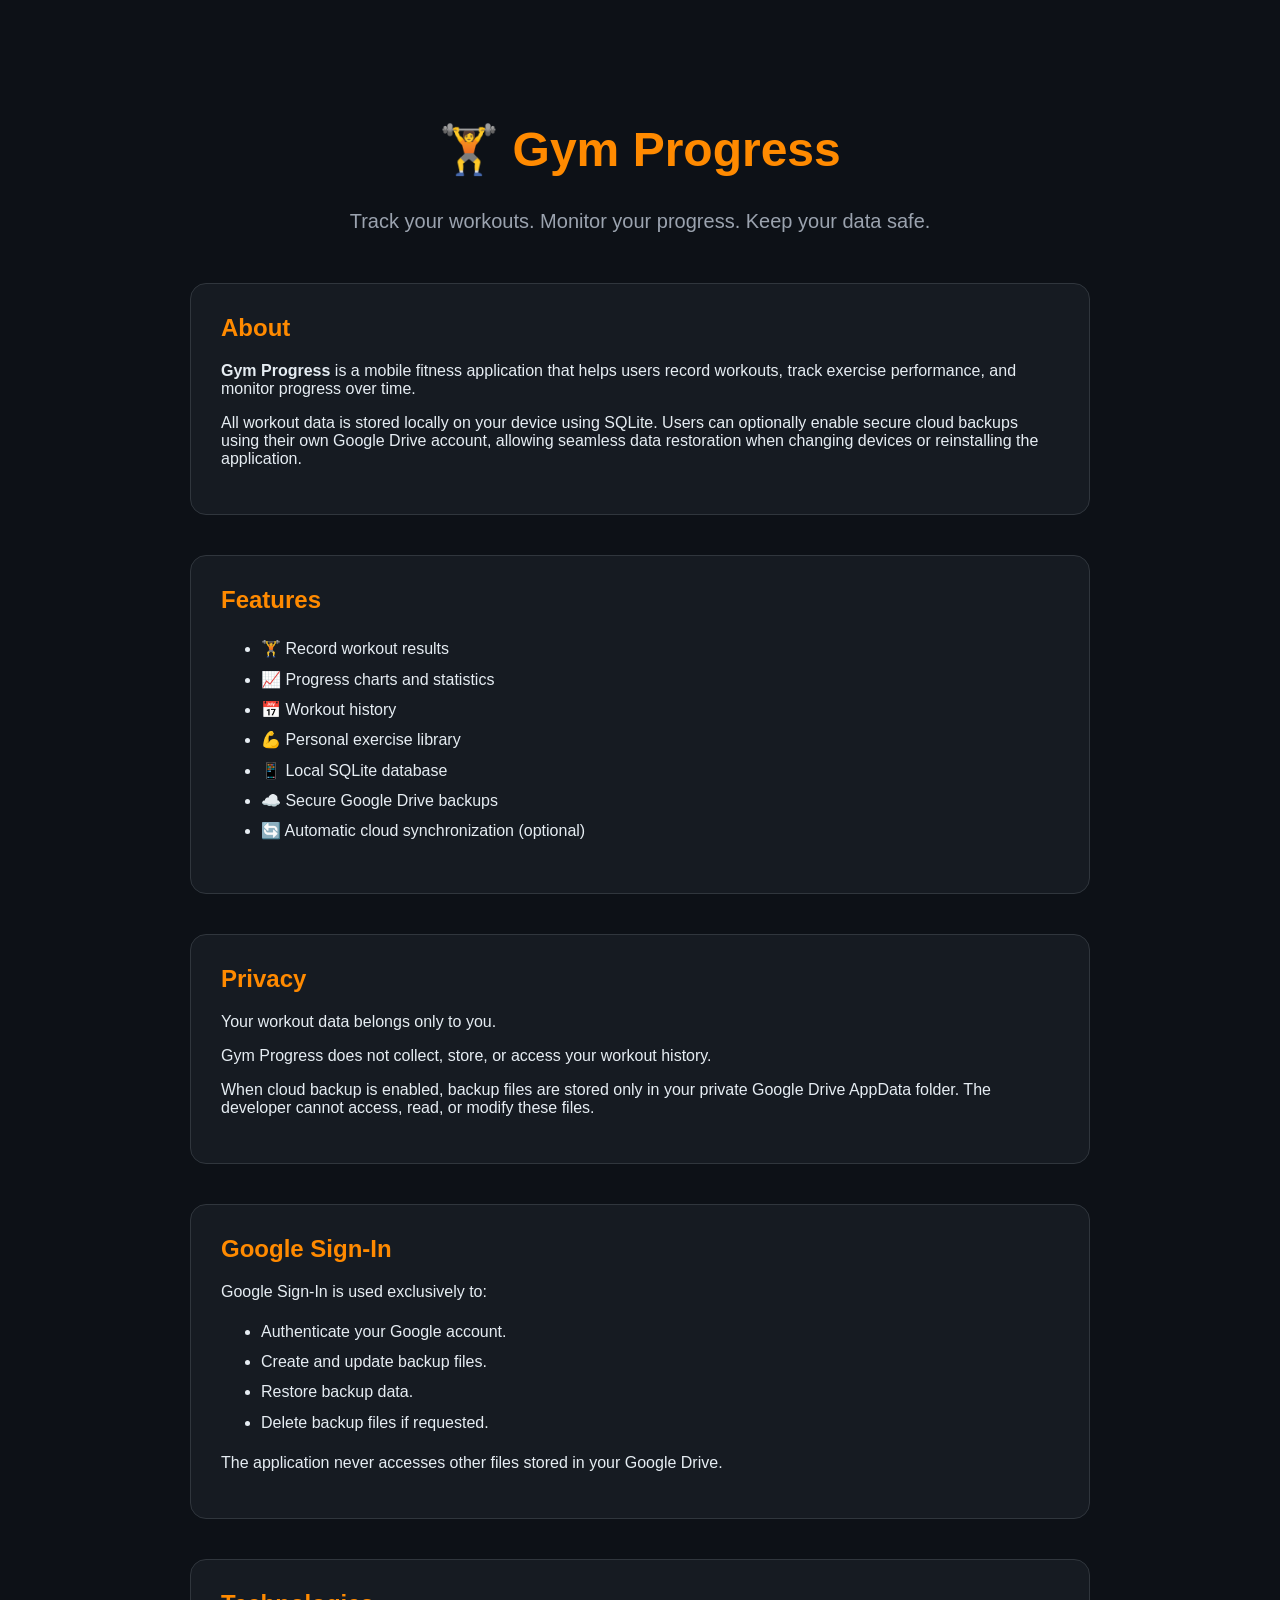
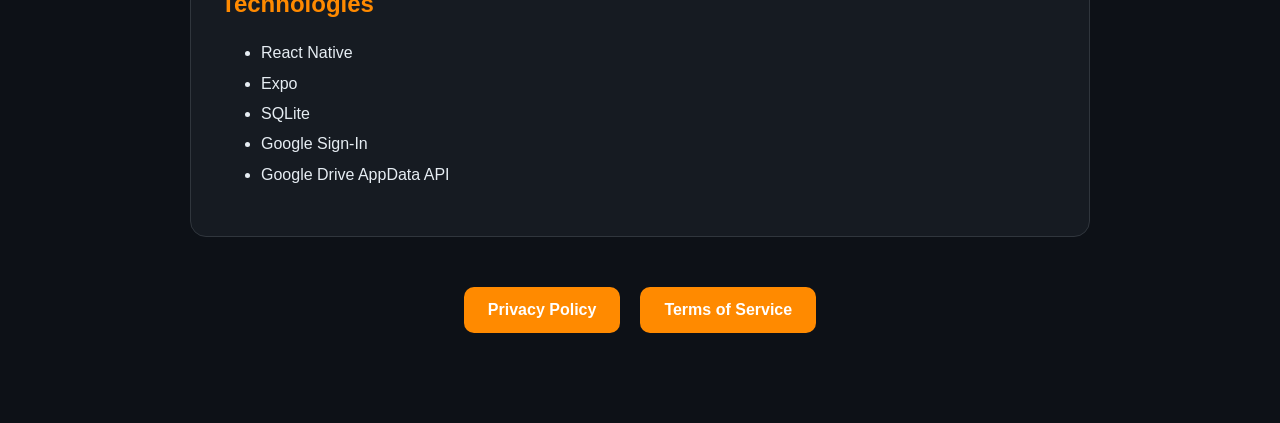
<file: index.html>
<!DOCTYPE html>
<html lang="en">

<head>
    <meta charset="UTF-8">
    <meta name="viewport" content="width=device-width, initial-scale=1.0">

    <title>Gym Progress</title>

    <link rel="stylesheet" href="styles.css">
</head>

<body>

    <div class="container">

        <h1>🏋️ Gym Progress</h1>

        <p class="subtitle">
            Track your workouts. Monitor your progress. Keep your data safe.
        </p>

        <section>

            <h2>About</h2>

            <p>
                <strong>Gym Progress</strong> is a mobile fitness application that helps users
                record workouts, track exercise performance, and monitor progress over time.
            </p>

            <p>
                All workout data is stored locally on your device using SQLite.
                Users can optionally enable secure cloud backups using their own
                Google Drive account, allowing seamless data restoration when
                changing devices or reinstalling the application.
            </p>

        </section>

        <section>

            <h2>Features</h2>

            <ul>

                <li>🏋️ Record workout results</li>

                <li>📈 Progress charts and statistics</li>

                <li>📅 Workout history</li>

                <li>💪 Personal exercise library</li>

                <li>📱 Local SQLite database</li>

                <li>☁️ Secure Google Drive backups</li>

                <li>🔄 Automatic cloud synchronization (optional)</li>

            </ul>

        </section>

        <section>

            <h2>Privacy</h2>

            <p>
                Your workout data belongs only to you.
            </p>

            <p>
                Gym Progress does not collect, store, or access your workout history.
            </p>

            <p>
                When cloud backup is enabled, backup files are stored only in your
                private Google Drive AppData folder.
                The developer cannot access, read, or modify these files.
            </p>

        </section>

        <section>

            <h2>Google Sign-In</h2>

            <p>
                Google Sign-In is used exclusively to:
            </p>

            <ul>

                <li>Authenticate your Google account.</li>

                <li>Create and update backup files.</li>

                <li>Restore backup data.</li>

                <li>Delete backup files if requested.</li>

            </ul>

            <p>
                The application never accesses other files stored in your Google Drive.
            </p>

        </section>

        <section>

            <h2>Technologies</h2>

            <ul>

                <li>React Native</li>

                <li>Expo</li>

                <li>SQLite</li>

                <li>Google Sign-In</li>

                <li>Google Drive AppData API</li>

            </ul>

        </section>

    

        <div class="buttons">

            <a class="button" href="privacy.html">
                Privacy Policy
            </a>

            <a class="button" href="terms.html">
                Terms of Service
            </a>

        </div>

    </div>

</body>

</html>
</file>
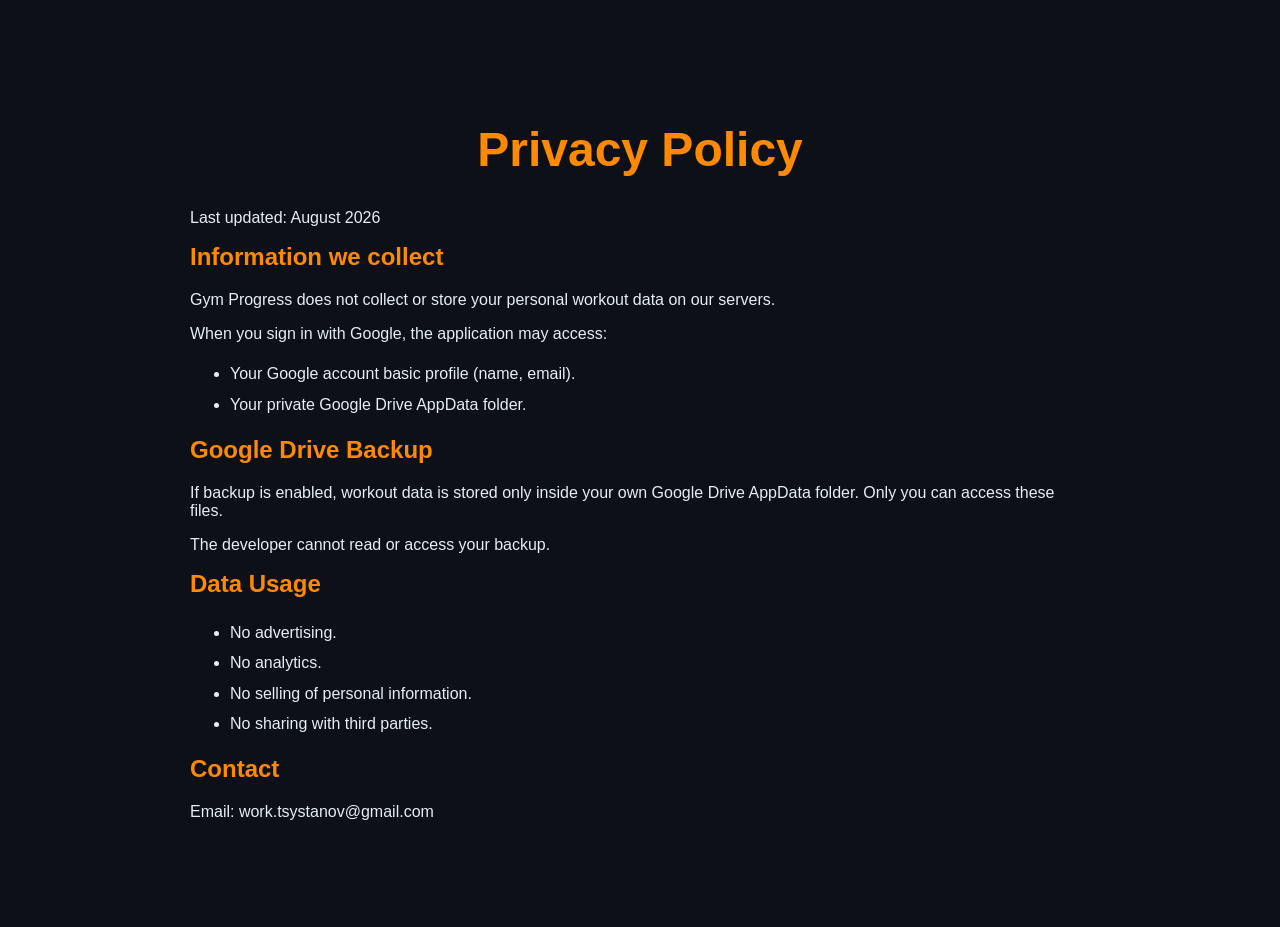
<file: privacy.html>
<!DOCTYPE html>
<html lang="en">
<head>
<meta charset="UTF-8">
<title>Privacy Policy</title>
<link rel="stylesheet" href="styles.css">
</head>

<body>

<div class="container">

<h1>Privacy Policy</h1>

<p>Last updated: August 2026</p>

<h2>Information we collect</h2>

<p>
Gym Progress does not collect or store your personal workout data on our servers.
</p>

<p>
When you sign in with Google, the application may access:
</p>

<ul>
<li>Your Google account basic profile (name, email).</li>
<li>Your private Google Drive AppData folder.</li>
</ul>

<h2>Google Drive Backup</h2>

<p>
If backup is enabled, workout data is stored only inside your own Google Drive AppData folder.
Only you can access these files.
</p>

<p>
The developer cannot read or access your backup.
</p>

<h2>Data Usage</h2>

<ul>

<li>No advertising.</li>

<li>No analytics.</li>

<li>No selling of personal information.</li>

<li>No sharing with third parties.</li>

</ul>

<h2>Contact</h2>

<p>

Email:
work.tsystanov@gmail.com

</p>

</div>

</body>
</html>
</file>
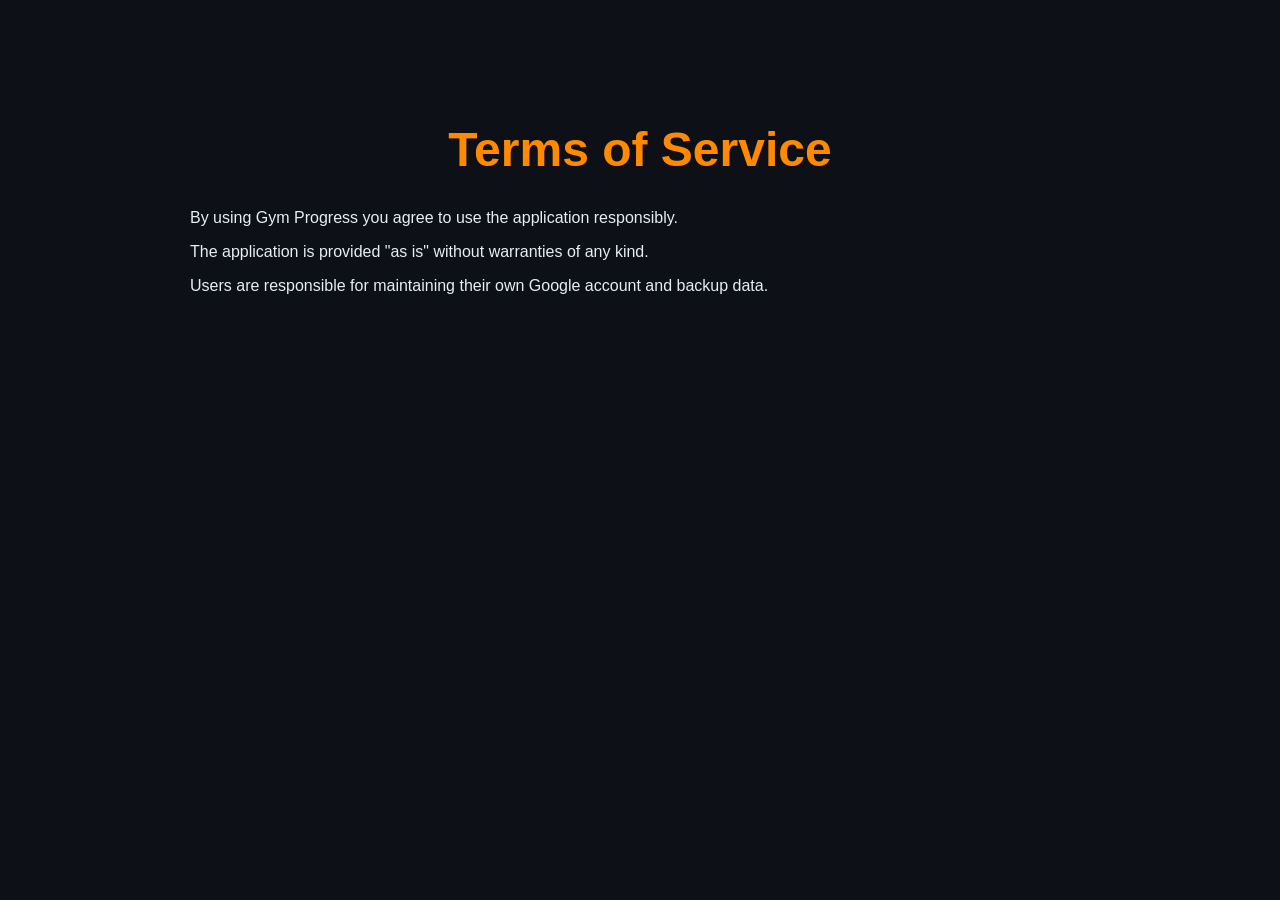
<file: terms.html>
<!DOCTYPE html>
<html lang="en">
<head>
<meta charset="UTF-8">
<title>Terms of Service</title>

<link rel="stylesheet" href="styles.css">

</head>

<body>

<div class="container">

<h1>Terms of Service</h1>

<p>

By using Gym Progress you agree to use the application responsibly.

</p>

<p>

The application is provided "as is" without warranties of any kind.

</p>

<p>

Users are responsible for maintaining their own Google account and backup data.

</p>

</div>

</body>

</html>
</file>
<file: styles.css>
body {

    margin: 0;
    padding: 0;

    font-family: Arial, Helvetica, sans-serif;

    background: #0d1117;

    color: #e6edf3;

}

.container {

    max-width: 900px;

    margin: 50px auto;

    padding: 40px;

}

h1 {

    text-align: center;

    font-size: 48px;

    color: #ff8a00;

}

.subtitle {

    text-align: center;

    font-size: 20px;

    color: #9ba3af;

    margin-bottom: 50px;

}

section {

    margin-bottom: 40px;

    background: #161b22;

    padding: 30px;

    border-radius: 16px;

    border: 1px solid #30363d;

}

h2 {

    color: #ff8a00;

    margin-top: 0;

}

ul {

    line-height: 1.9;

}

.buttons {

    display: flex;

    justify-content: center;

    gap: 20px;

    margin-top: 50px;

}

.button {

    background: #ff8a00;

    color: white;

    text-decoration: none;

    padding: 14px 24px;

    border-radius: 10px;

    font-weight: bold;

    transition: .2s;

}

.button:hover {

    background: #ff9d2e;

}

a {

    color: #ff8a00;

}
</file>
